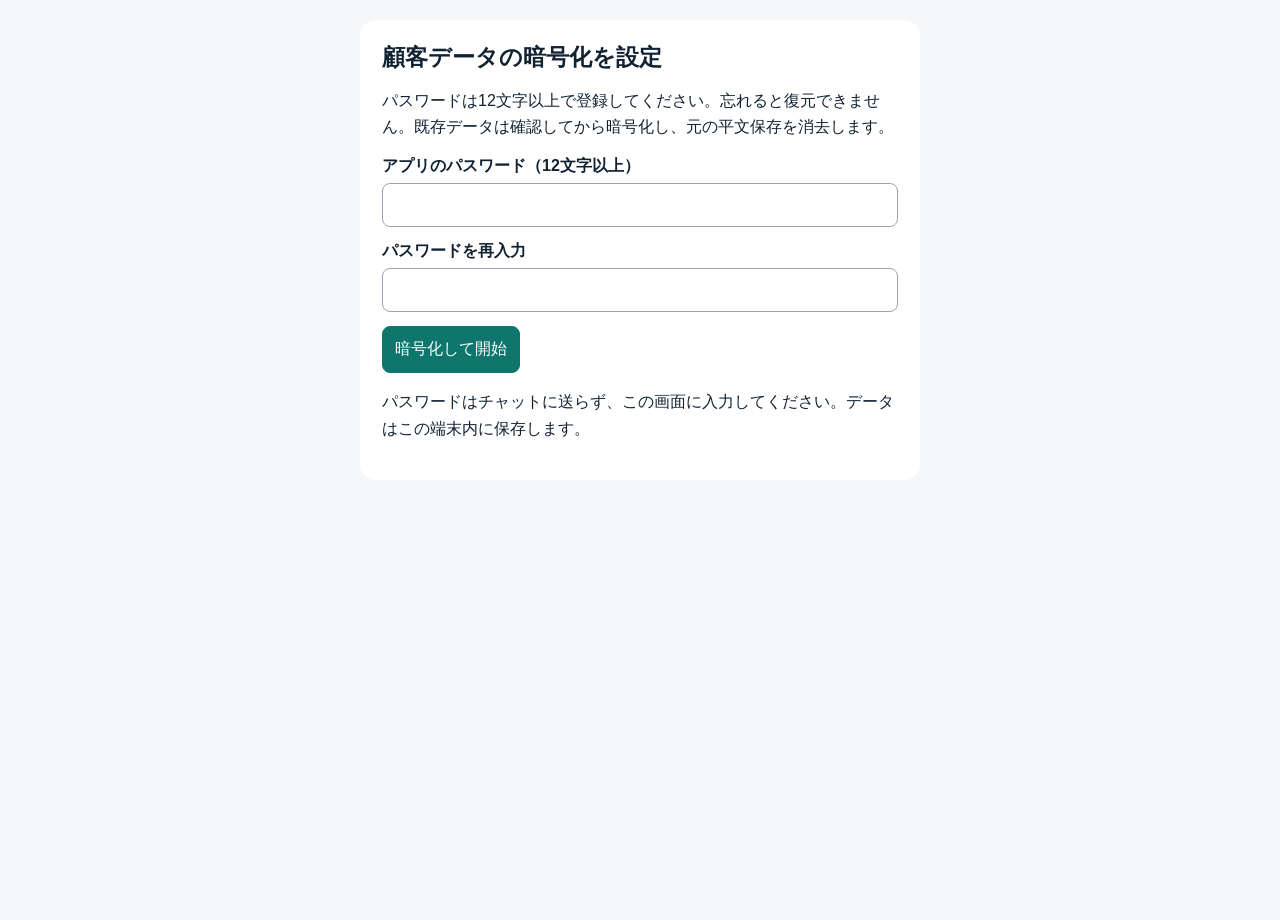
<file: index.html>
<!doctype html>
<html lang="ja">
<head>
  <meta charset="utf-8" />
  <!-- delivery-security-baseline-v1 -->
  <meta http-equiv="Content-Security-Policy" content="default-src 'none'; script-src 'self'; style-src 'self' 'unsafe-inline'; img-src 'self' data:; font-src 'self'; connect-src 'self'; worker-src 'self'; manifest-src 'self'; base-uri 'none'; object-src 'none'; form-action 'none'" />
  <meta name="referrer" content="no-referrer" />
  <meta name="viewport" content="width=device-width, initial-scale=1, viewport-fit=cover" />
  <meta name="theme-color" content="#0f766e" />
  <meta name="apple-mobile-web-app-capable" content="yes" />
  <meta name="apple-mobile-web-app-status-bar-style" content="default" />
  <meta name="apple-mobile-web-app-title" content="配達サポート" />
  <meta name="format-detection" content="telephone=no" />
  <title>定期配達サポート v0.2</title>
  <link rel="manifest" href="manifest.webmanifest" />
  <link rel="apple-touch-icon" href="apple-touch-icon.png" />
  <link rel="stylesheet" href="styles.css" />
  <link rel="stylesheet" href="vault.css" />
  <link rel="stylesheet" href="calendar.css" />
</head>
<body>
  <div id="installHint" class="install-hint" hidden>
    <div class="install-hint__body">
      <strong>iPhoneのホーム画面に追加できます</strong>
      <span>Safariの共有ボタン →「ホーム画面に追加」</span>
    </div>
    <button id="dismissInstallHint" class="install-hint__close" aria-label="閉じる">×</button>
  </div>
  <section id="vaultGate" class="vault-card" aria-label="アプリのロック">
    <h1 id="vaultHeading">顧客データの暗号化を設定</h1>
    <p id="vaultHelp"></p>
    <button id="vaultBio" type="button" data-vault-action hidden>生体認証で解除</button>
    <button id="vaultFallback" type="button" hidden>パスワードで解除</button>
    <form id="vaultForm">
      <label>アプリのパスワード（12文字以上）<input id="vaultPassword" type="password" autocomplete="off" maxlength="256" required /></label>
      <label id="vaultConfirmLabel">パスワードを再入力<input id="vaultConfirm" type="password" autocomplete="off" maxlength="256" /></label>
      <button id="vaultSubmit" type="submit" data-vault-action>暗号化して開始</button>
    </form>
    <p id="vaultMessage" role="status"></p>
    <p>パスワードはチャットに送らず、この画面に入力してください。データはこの端末内に保存します。</p>
    <button id="vaultReset" type="button" data-vault-action hidden>保存データを消してやり直す</button>
    <p id="vaultResetHelp" hidden>パスワードを忘れた場合に、この端末の顧客情報・配達記録・アプリの認証設定を消去して再設定します。元に戻せません。保存したバックアップファイルや他のアプリには触れません。</p>
  </section>
  <div id="vaultTools" hidden></div>
  <div id="app" class="app-shell" hidden>
    <header class="topbar">
      <div>
        <div class="eyebrow">定期配達サポート</div>
        <h1 id="screenTitle">今日の配達</h1>
      </div>
      <div id="topCount" class="count-badge">残り 0件</div>
    </header>


  <section id="vaultPanel" class="vault-card" hidden aria-label="保護とバックアップ">
    <h2>保護・バックアップ</h2>
    <p id="vaultStatus" role="status"></p>
    <details><summary>認証・ロック</summary>
    <button id="vaultLock" type="button">今すぐロック</button>
    <p id="passkeyState"></p>
    <p>2分間操作がないとロックします。別のアプリやタブへ移動した場合もロックします。ナビから戻ったら再解除してください。</p>
    <button id="passkeySetup" type="button" data-vault-action>パスキーを追加（対応端末）</button>
    <p>登録後は生体認証を優先し、使えない場合はパスワードで解除できます。Face ID・Touch ID・端末パスコードのどれを使うかは端末が決めます。登録が非対応・中止ならパスワード方式を維持します。先にバックアップを作成してください。</p>
    </details>
    <details><summary>バックアップ・復元</summary>
    <h3>暗号化バックアップを作成</h3>
    <form id="backupForm">
      <label>バックアップ専用パスワード（12文字以上）<input id="backupPassword" type="password" autocomplete="new-password" maxlength="256" required /></label>
      <label>再入力<input id="backupConfirm" type="password" autocomplete="new-password" maxlength="256" required /></label>
      <button type="submit" data-vault-action>暗号化してファイルを保存</button>
    </form>
    <p>バックアップは専用パスワードで復元できます。端末のパスキーは不要です。ファイルとパスワードを別々に保管してください。</p>
    <h3>バックアップから復元</h3>
    <form id="restoreForm">
      <label>暗号化ファイル<input id="restoreFile" type="file" accept=".json,application/json" required /></label>
      <label>バックアップ専用パスワード<input id="restorePassword" type="password" autocomplete="off" maxlength="256" required /></label>
      <button type="submit" data-vault-action>確認して復元</button>
    </form>
    <p>復元は現在の顧客データを置き換えます。先に現在のデータをバックアップしてください。新しい端末では、先にアプリの暗号化設定を行います。</p>
    </details>
    <p id="panelMessage" role="status"></p>
  </section>
    <main id="main" class="main"></main>


    <nav class="bottom-nav" aria-label="メインメニュー">
      <button class="nav-btn" data-screen="calendar" aria-label="カレンダー"><span class="nav-icon">▦</span><span>予定</span></button>
      <button class="nav-btn" data-screen="delivery" aria-label="配達">
        <span class="nav-icon">🚚</span><span>配達</span>
      </button>
      <button class="nav-btn" data-screen="check" aria-label="確認">
        <span class="nav-icon">✓</span><span>確認</span>
      </button>
      <button class="nav-btn" data-screen="settings" aria-label="設定">
        <span class="nav-icon">⚙</span><span>設定</span>
      </button>
    </nav>
  </div>

  <script src="security.js"></script>
  <script src="vault.js"></script>
  <script src="excel-import.js"></script>
  <script src="excel-ui.js"></script>
  <script src="calendar.js"></script>
  <script src="history.js"></script>
  <script src="app.js"></script>
</body>
</html>
</file>
<file: styles.css>
:root {
  --bg: #f5f7f8;
  --card: #ffffff;
  --text: #14212b;
  --muted: #667681;
  --line: #dde4e8;
  --primary: #0f766e;
  --primary-dark: #0b5f59;
  --warn: #a35a00;
  --danger: #b42318;
  --ok: #16794b;
  --shadow: 0 8px 24px rgba(15, 30, 40, .08);
}

* { box-sizing: border-box; }
html, body { margin: 0; padding: 0; background: var(--bg); color: var(--text); font-family: -apple-system, BlinkMacSystemFont, "Segoe UI", "Noto Sans JP", sans-serif; }
body { min-height: 100vh; }
button, input, textarea { font: inherit; }
button { cursor: pointer; }

.app-shell { max-width: 640px; min-height: 100vh; margin: 0 auto; background: var(--bg); padding-bottom: 88px; }
.topbar { position: sticky; top: 0; z-index: 20; display: flex; align-items: center; justify-content: space-between; gap: 12px; padding: 14px 16px 12px; background: rgba(245, 247, 248, .96); backdrop-filter: blur(10px); border-bottom: 1px solid var(--line); }
.eyebrow { font-size: 12px; color: var(--muted); font-weight: 700; letter-spacing: .04em; }
h1 { margin: 2px 0 0; font-size: 22px; line-height: 1.2; }
.count-badge { white-space: nowrap; background: #e5f4f2; color: var(--primary-dark); border-radius: 999px; padding: 8px 11px; font-weight: 800; font-size: 14px; }
.main { padding: 14px 14px 28px; }

.summary-card, .customer-card, .panel { background: var(--card); border: 1px solid var(--line); border-radius: 16px; box-shadow: var(--shadow); }
.summary-card { padding: 15px; margin-bottom: 12px; }
.summary-row { display: grid; grid-template-columns: repeat(3, 1fr); gap: 8px; }
.metric { text-align: center; padding: 10px 6px; background: #f7fafb; border-radius: 12px; }
.metric .num { display: block; font-size: 22px; font-weight: 900; }
.metric .label { font-size: 12px; color: var(--muted); }

.section-title { margin: 18px 2px 8px; font-size: 14px; color: var(--muted); font-weight: 800; }
.customer-list { display: grid; gap: 10px; }
.customer-card { width: 100%; text-align: left; padding: 14px; border-left: 5px solid transparent; }
.customer-card:active { transform: scale(.995); }
.customer-card.pending { border-left-color: #94a3ab; }
.customer-card.done { border-left-color: var(--ok); opacity: .9; }
.customer-card.absent { border-left-color: var(--warn); }
.customer-top { display: flex; justify-content: space-between; align-items: flex-start; gap: 12px; }
.area { font-size: 12px; color: var(--muted); font-weight: 800; margin-bottom: 2px; }
.name { font-size: 20px; font-weight: 900; }
.item-count { color: var(--muted); margin-top: 7px; font-size: 14px; }
.status-pill { flex: 0 0 auto; border-radius: 999px; padding: 6px 9px; font-size: 12px; font-weight: 900; }
.status-pending { background: #eef2f4; color: #52616b; }
.status-done { background: #e5f7ee; color: var(--ok); }
.status-absent { background: #fff3df; color: var(--warn); }

.detail-head { padding: 16px; margin-bottom: 12px; }
.detail-area { color: var(--muted); font-size: 13px; font-weight: 800; }
.detail-name { font-size: 26px; font-weight: 900; margin: 2px 0 4px; }
.address { font-size: 14px; color: var(--muted); line-height: 1.55; }
.big-number { margin-top: 10px; font-size: 18px; font-weight: 900; }

.panel { padding: 14px; margin-bottom: 12px; }
.panel h2 { font-size: 16px; margin: 0 0 10px; }
.item-row { display: flex; justify-content: space-between; gap: 12px; padding: 10px 0; border-top: 1px solid var(--line); }
.item-row:first-of-type { border-top: 0; }
.item-name { font-weight: 800; }
.item-qty { font-weight: 900; }

.recovery-row { display: grid; grid-template-columns: 1fr auto; gap: 12px; align-items: center; padding: 10px 0; border-top: 1px solid var(--line); }
.recovery-row:first-of-type { border-top: 0; }
.stepper { display: grid; grid-template-columns: 42px 46px 42px; gap: 4px; align-items: center; }
.stepper button { height: 42px; border: 1px solid var(--line); background: #f8fafb; border-radius: 10px; font-size: 22px; font-weight: 800; }
.stepper input { width: 46px; height: 42px; text-align: center; border: 1px solid var(--line); border-radius: 10px; font-weight: 900; background: #fff; }

.toggle-grid { display: grid; grid-template-columns: repeat(2, 1fr); gap: 8px; }
.toggle-btn { min-height: 48px; border: 1px solid var(--line); background: #f8fafb; border-radius: 12px; font-weight: 800; }
.toggle-btn.on { background: #e5f4f2; border-color: #8cc8c2; color: var(--primary-dark); }
textarea { width: 100%; min-height: 76px; resize: vertical; border: 1px solid var(--line); border-radius: 12px; padding: 11px; background: #fff; margin-top: 10px; }

.action-grid { position: sticky; bottom: 74px; display: grid; grid-template-columns: 1fr 1fr 1fr; gap: 8px; padding: 10px 0 4px; background: linear-gradient(to top, var(--bg) 75%, rgba(245,247,248,0)); }
.action-btn { min-height: 54px; border-radius: 13px; border: 1px solid var(--line); font-weight: 900; font-size: 15px; }
.action-secondary { background: #fff; }
.action-warn { background: #fff7e8; color: var(--warn); border-color: #f1c77b; }
.action-primary { background: var(--primary); color: #fff; border-color: var(--primary); }
.action-primary:active { background: var(--primary-dark); }

.check-list { display: grid; gap: 10px; }
.check-item { display: flex; align-items: center; justify-content: space-between; gap: 12px; padding: 13px 14px; border-radius: 13px; border: 1px solid var(--line); background: #fff; }
.check-item strong { font-size: 17px; }
.check-count { min-width: 36px; text-align: center; border-radius: 999px; padding: 5px 8px; background: #eef2f4; font-weight: 900; }
.warning-box { background: #fff7e8; border: 1px solid #f1c77b; color: #6f4700; padding: 12px 14px; border-radius: 12px; line-height: 1.5; }
.success-box { background: #eaf7f0; border: 1px solid #a9d8be; color: #145c3c; padding: 12px 14px; border-radius: 12px; line-height: 1.5; }
.link-btn { border: 0; background: transparent; color: var(--primary); font-weight: 800; padding: 8px 0; }
.reset-btn { width: 100%; margin-top: 18px; min-height: 46px; border: 1px solid var(--line); background: #fff; color: var(--muted); border-radius: 12px; font-weight: 800; }

.bottom-nav { position: fixed; left: 50%; transform: translateX(-50%); bottom: 0; z-index: 50; width: min(640px, 100%); display: grid; grid-template-columns: repeat(3, 1fr); padding: 7px 10px calc(7px + env(safe-area-inset-bottom)); background: rgba(255,255,255,.97); border-top: 1px solid var(--line); backdrop-filter: blur(12px); }
.nav-btn { border: 0; background: transparent; color: var(--muted); min-height: 58px; border-radius: 12px; display: flex; flex-direction: column; align-items: center; justify-content: center; gap: 2px; font-size: 12px; font-weight: 800; }
.nav-btn.active { color: var(--primary); background: #edf8f6; }
.nav-icon { font-size: 20px; line-height: 1; }

.empty { text-align: center; padding: 30px 16px; color: var(--muted); }
.small { font-size: 12px; color: var(--muted); }

@media (max-width: 390px) {
  .detail-name { font-size: 23px; }
  .name { font-size: 18px; }
  .action-btn { font-size: 14px; }
}


/* iPhone PWA install helper */
.install-hint {
  position: fixed;
  z-index: 1000;
  left: max(12px, env(safe-area-inset-left));
  right: max(12px, env(safe-area-inset-right));
  top: calc(10px + env(safe-area-inset-top));
  display: flex;
  align-items: center;
  gap: 12px;
  padding: 12px 14px;
  border-radius: 14px;
  background: rgba(17, 24, 39, 0.96);
  color: #fff;
  box-shadow: 0 8px 28px rgba(0,0,0,.22);
}
.install-hint[hidden] { display: none; }
.install-hint__body { display: grid; gap: 2px; font-size: 13px; line-height: 1.35; }
.install-hint__body strong { font-size: 14px; }
.install-hint__close {
  margin-left: auto;
  width: 36px;
  height: 36px;
  border: 0;
  border-radius: 50%;
  background: rgba(255,255,255,.14);
  color: #fff;
  font-size: 24px;
  line-height: 1;
}
@media (display-mode: standalone) { .install-hint { display: none !important; } }

/* Customer registration */
.customer-add { width:100%; margin:0 0 12px; }
.customer-form label { display:block; font-weight:800; margin:14px 0 6px; }
.customer-form label:first-child { margin-top:0; }
.customer-form input { width:100%; min-height:48px; border:1px solid var(--line); border-radius:12px; padding:11px; font-size:16px; background:#fff; color:var(--text); }
.customer-form textarea { margin-top:0; font-size:16px; color:var(--text); }
.customer-form input:focus, .customer-form textarea:focus { outline:2px solid var(--primary); outline-offset:2px; }
</file>
<file: vault.css>
[hidden] { display: none !important; }
.vault-card { max-width: 560px; margin: 20px auto; padding: 22px; background: white; border-radius: 16px; color: #123; }
.vault-card h1 { font-size: 23px; }
.vault-card p { line-height: 1.65; overflow-wrap: anywhere; }
.vault-card label { display: block; margin: 14px 0; font-weight: 600; }
.vault-card input { display: block; box-sizing: border-box; width: 100%; padding: 12px; margin-top: 6px; border: 1px solid #9ca3af; border-radius: 8px; font-size: 16px; }
.vault-card button, .vault-tools button { padding: 12px; border: 1px solid #0f766e; border-radius: 8px; background: #0f766e; color: white; font-size: 16px; cursor: pointer; }
.vault-card button:disabled { opacity: .6; }
.vault-tools { display: flex; flex-wrap: wrap; justify-content: center; align-items: center; gap: 8px; padding: 8px; }
#vaultMessage, #panelMessage { color: #9c3414; }

.bottom-nav { grid-template-columns: repeat(4, minmax(0,1fr)); }
#vaultPanel { margin: 16px 20px; }
#vaultFallback { margin: 8px 0 16px; background: white; color: #0f766e; }
.route-settings { background: white; padding: 18px; border-radius: 16px; }
.route-settings label { display: block; margin: 10px 0; }
.route-settings input:not([type=checkbox]), .route-settings select { width: 100%; padding: 10px; border: 1px solid #9ca3af; border-radius: 8px; font-size: 16px; box-sizing: border-box; }
.route-customer { display: grid; grid-template-columns: 24px minmax(0,1fr) 76px; gap: 8px; padding: 12px 0; border-bottom: 1px solid #ddd; align-items: center; }
.route-customer label { margin: 0; }
.route-customer small { display: block; color: #64748b; }
.route-customer input[type=checkbox] { width: 22px; height: 22px; }
.route-settings button { background: #0f766e; color: white; border: 0; padding: 14px; border-radius: 8px; font-size: 16px; margin-top: 14px; }

#vaultPanel summary { cursor: pointer; padding: 14px 0; font-weight: 700; }

.excel-settings {margin-bottom:20px;}
.excel-settings>details>summary {font-size:1.15rem;font-weight:700;cursor:pointer;}
.excel-columns {display:grid;grid-template-columns:repeat(2,minmax(0,1fr));gap:12px;}
.excel-columns label {min-width:0;}
.excel-columns select {width:100%;}
.excel-update {display:flex!important;gap:10px;align-items:flex-start;}
.excel-update input {width:24px!important;flex:0 0 24px;}
.excel-preview {max-height:420px;overflow:auto;border:1px solid #cbd5e1;border-radius:10px;padding:12px;margin:16px 0;}
.excel-preview article {border-bottom:1px solid #cbd5e1;padding:12px 0;overflow-wrap:anywhere;}
.excel-preview p {margin:8px 0;}
.excel-error {white-space:pre-wrap;color:#9a3412;overflow-wrap:anywhere;}
.excel-item-meta {display:block;color:#64748b;font-size:0.8rem;font-weight:400;}
@media(max-width:440px){.excel-columns{grid-template-columns:1fr;}}
</file>
<file: calendar.css>
.bottom-nav{grid-template-columns:repeat(4,minmax(0,1fr));}
.app-shell.calendar-shell{max-width:1100px;}
.calendar-shell .main{padding:10px 8px 24px;}
.calendar-view{background:#fff;border:1px solid var(--line);border-radius:12px;padding:12px 8px;}
.calendar-toolbar{display:flex;align-items:center;gap:8px;}
.calendar-toolbar h2{flex:1;margin:0;text-align:center;font-size:20px;}
.calendar-toolbar button,.calendar-switch button{border:1px solid var(--line);border-radius:8px;background:white;color:var(--primary);padding:10px 14px;min-height:44px;font-weight:700;}
.calendar-switch{display:flex;gap:6px;margin:12px 0;}
.calendar-switch button{flex:1;}
.calendar-switch button[aria-pressed=true]{background:var(--primary);color:#fff;}
.calendar-month{display:grid;grid-template-columns:26px repeat(7,minmax(0,1fr));}
.calendar-weekday{text-align:center;font-size:12px;padding:8px 0;color:var(--muted);}
.calendar-day{border:1px solid var(--line);background:#fff;color:var(--text);padding:6px 3px;text-align:left;min-width:0;min-height:92px;overflow:hidden;}
.calendar-day.outside{background:#f5f7f8;color:#89959e;}
.calendar-day.selected{box-shadow:inset 0 0 0 2px var(--primary);background:#effaf7;}
.calendar-date{display:flex;flex-wrap:wrap;align-items:center;gap:4px;font-weight:800;}
.calendar-date small{font-size:10px;font-weight:400;color:var(--muted);}
.calendar-day.today .calendar-date{color:var(--primary);text-decoration:underline;}
.calendar-events{display:block;margin-top:6px;}
.calendar-event{display:block;border-left:3px solid #4aa594;background:#e5f4f2;color:#075e57;border-radius:3px;margin:3px 0;padding:3px;font-size:11px;overflow-wrap:anywhere;line-height:1.3;}
.calendar-event small{display:block;color:#52616b;}
.calendar-week{position:relative;display:grid;grid-auto-flow:column;grid-auto-columns:calc((100% - 20px)/2);gap:8px;overflow-x:auto;overscroll-behavior-x:contain;scroll-snap-type:x mandatory;padding-bottom:12px;}
.calendar-week .calendar-day{display:flex;flex-direction:column;align-items:stretch;justify-content:flex-start;gap:12px;height:clamp(280px,48vh,420px);border-radius:8px;padding:12px;scroll-snap-align:start;}
.calendar-week .calendar-events{overflow-y:auto;margin-top:0;min-height:0;}
.calendar-swipe-hint{font-size:13px;color:var(--muted);text-align:center;margin:8px 0;}
.calendar-week .calendar-date{display:block;font-size:22px;}
.calendar-week .calendar-date small{display:block;}
.calendar-week .calendar-event{font-size:16px;}
.calendar-detail{margin-top:18px;border-top:1px solid var(--line);}
.calendar-detail h3{font-size:17px;}
.calendar-detail h4 small{display:block;font-weight:400;color:var(--muted);}
.calendar-detail ol{padding-left:28px;}
.calendar-detail li button{border:0;background:#f5f7f8;padding:12px;margin:4px 0;width:100%;text-align:left;border-radius:8px;}
.calendar-settings{margin:16px 0;}
@media(min-width:700px){.calendar-day{min-height:115px;padding:10px;}.calendar-event{font-size:14px;}}

.calendar-day.holiday .calendar-date{color:#a13d20;}
.calendar-date small.calendar-holiday{color:#a13d20;font-weight:700;}
.calendar-notice{background:#fff4dc;border-left:3px solid #bd8118;padding:10px;color:#704b10;font-size:14px;}

.calendar-range-week{display:inline-block;font-size:12px;color:var(--primary);white-space:nowrap;}

.calendar-week-column{display:flex;align-items:center;justify-content:center;background:#e5f4f2;color:var(--primary);font-size:15px;font-weight:800;border-bottom:1px solid var(--line);}
.calendar-week-column-heading{font-size:12px;border:0;}
.calendar-day.sunday,.calendar-day.holiday{background:#fff0f4;}
.calendar-day.sunday.outside,.calendar-day.holiday.outside{background:#faf1f4;}
.calendar-weekday.sunday{background:#fff0f4;}

.visit-history label,.visit-receipt label{display:block;margin:10px 0;}
.visit-history input,.visit-history select,.visit-receipt input{width:100%;min-height:44px;box-sizing:border-box;}
.visit-confirm{display:flex;align-items:center;gap:8px;margin:16px 0;}
.visit-confirm input{width:24px;height:24px;}
.visit-table-wrap{overflow-x:auto;}
.visit-table{border-collapse:collapse;width:100%;font-size:14px;}
.visit-table th,.visit-table td{padding:10px 6px;border-bottom:1px solid var(--line);text-align:left;}
.visit-table small{display:block;color:var(--muted);}
.visit-history details{border-top:1px solid var(--line);padding:12px 0;}

.calendar-day-note{margin-top:16px}.calendar-day-note summary{font-weight:700;cursor:pointer}.calendar-day-note textarea{width:100%;box-sizing:border-box}.calendar-note-event{background:#fff5cf;color:#654d00}
</file>
<file: cash/styles.css>
:root {
  --bg: #f5f7f8;
  --card: #ffffff;
  --text: #14212b;
  --muted: #667681;
  --line: #dde4e8;
  --primary: #0f766e;
  --primary-dark: #0b5f59;
  --warn: #a35a00;
  --danger: #b42318;
  --ok: #16794b;
  --shadow: 0 8px 24px rgba(15, 30, 40, .08);
}

* { box-sizing: border-box; }
html, body { margin: 0; padding: 0; background: var(--bg); color: var(--text); font-family: -apple-system, BlinkMacSystemFont, "Segoe UI", "Noto Sans JP", sans-serif; }
body { min-height: 100vh; }
button, input, textarea { font: inherit; }
button { cursor: pointer; }

.app-shell { max-width: 640px; min-height: 100vh; margin: 0 auto; background: var(--bg); padding-bottom: 88px; }
.topbar { position: sticky; top: 0; z-index: 20; display: flex; align-items: center; justify-content: space-between; gap: 12px; padding: 14px 16px 12px; background: rgba(245, 247, 248, .96); backdrop-filter: blur(10px); border-bottom: 1px solid var(--line); }
.eyebrow { font-size: 12px; color: var(--muted); font-weight: 700; letter-spacing: .04em; }
h1 { margin: 2px 0 0; font-size: 22px; line-height: 1.2; }
.count-badge { white-space: nowrap; background: #e5f4f2; color: var(--primary-dark); border-radius: 999px; padding: 8px 11px; font-weight: 800; font-size: 14px; }
.main { padding: 14px 14px 28px; }

.summary-card, .customer-card, .panel { background: var(--card); border: 1px solid var(--line); border-radius: 16px; box-shadow: var(--shadow); }
.summary-card { padding: 15px; margin-bottom: 12px; }
.summary-row { display: grid; grid-template-columns: repeat(3, 1fr); gap: 8px; }
.metric { text-align: center; padding: 10px 6px; background: #f7fafb; border-radius: 12px; }
.metric .num { display: block; font-size: 22px; font-weight: 900; }
.metric .label { font-size: 12px; color: var(--muted); }

.section-title { margin: 18px 2px 8px; font-size: 14px; color: var(--muted); font-weight: 800; }
.customer-list { display: grid; gap: 10px; }
.customer-card { width: 100%; text-align: left; padding: 14px; border-left: 5px solid transparent; }
.customer-card:active { transform: scale(.995); }
.customer-card.pending { border-left-color: #94a3ab; }
.customer-card.done { border-left-color: var(--ok); opacity: .9; }
.customer-card.absent { border-left-color: var(--warn); }
.customer-top { display: flex; justify-content: space-between; align-items: flex-start; gap: 12px; }
.area { font-size: 12px; color: var(--muted); font-weight: 800; margin-bottom: 2px; }
.name { font-size: 20px; font-weight: 900; }
.item-count { color: var(--muted); margin-top: 7px; font-size: 14px; }
.status-pill { flex: 0 0 auto; border-radius: 999px; padding: 6px 9px; font-size: 12px; font-weight: 900; }
.status-pending { background: #eef2f4; color: #52616b; }
.status-done { background: #e5f7ee; color: var(--ok); }
.status-absent { background: #fff3df; color: var(--warn); }

.detail-head { padding: 16px; margin-bottom: 12px; }
.detail-area { color: var(--muted); font-size: 13px; font-weight: 800; }
.detail-name { font-size: 26px; font-weight: 900; margin: 2px 0 4px; }
.address { font-size: 14px; color: var(--muted); line-height: 1.55; }
.big-number { margin-top: 10px; font-size: 18px; font-weight: 900; }

.panel { padding: 14px; margin-bottom: 12px; }
.panel h2 { font-size: 16px; margin: 0 0 10px; }
.item-row { display: flex; justify-content: space-between; gap: 12px; padding: 10px 0; border-top: 1px solid var(--line); }
.item-row:first-of-type { border-top: 0; }
.item-name { font-weight: 800; }
.item-qty { font-weight: 900; }

.recovery-row { display: grid; grid-template-columns: 1fr auto; gap: 12px; align-items: center; padding: 10px 0; border-top: 1px solid var(--line); }
.recovery-row:first-of-type { border-top: 0; }
.stepper { display: grid; grid-template-columns: 42px 46px 42px; gap: 4px; align-items: center; }
.stepper button { height: 42px; border: 1px solid var(--line); background: #f8fafb; border-radius: 10px; font-size: 22px; font-weight: 800; }
.stepper input { width: 46px; height: 42px; text-align: center; border: 1px solid var(--line); border-radius: 10px; font-weight: 900; background: #fff; }

.toggle-grid { display: grid; grid-template-columns: repeat(2, 1fr); gap: 8px; }
.toggle-btn { min-height: 48px; border: 1px solid var(--line); background: #f8fafb; border-radius: 12px; font-weight: 800; }
.toggle-btn.on { background: #e5f4f2; border-color: #8cc8c2; color: var(--primary-dark); }
textarea { width: 100%; min-height: 76px; resize: vertical; border: 1px solid var(--line); border-radius: 12px; padding: 11px; background: #fff; margin-top: 10px; }

.action-grid { position: sticky; bottom: 74px; display: grid; grid-template-columns: 1fr 1fr 1fr; gap: 8px; padding: 10px 0 4px; background: linear-gradient(to top, var(--bg) 75%, rgba(245,247,248,0)); }
.action-btn { min-height: 54px; border-radius: 13px; border: 1px solid var(--line); font-weight: 900; font-size: 15px; }
.action-secondary { background: #fff; }
.action-warn { background: #fff7e8; color: var(--warn); border-color: #f1c77b; }
.action-primary { background: var(--primary); color: #fff; border-color: var(--primary); }
.action-primary:active { background: var(--primary-dark); }

.check-list { display: grid; gap: 10px; }
.check-item { display: flex; align-items: center; justify-content: space-between; gap: 12px; padding: 13px 14px; border-radius: 13px; border: 1px solid var(--line); background: #fff; }
.check-item strong { font-size: 17px; }
.check-count { min-width: 36px; text-align: center; border-radius: 999px; padding: 5px 8px; background: #eef2f4; font-weight: 900; }
.warning-box { background: #fff7e8; border: 1px solid #f1c77b; color: #6f4700; padding: 12px 14px; border-radius: 12px; line-height: 1.5; }
.success-box { background: #eaf7f0; border: 1px solid #a9d8be; color: #145c3c; padding: 12px 14px; border-radius: 12px; line-height: 1.5; }
.link-btn { border: 0; background: transparent; color: var(--primary); font-weight: 800; padding: 8px 0; }
.reset-btn { width: 100%; margin-top: 18px; min-height: 46px; border: 1px solid var(--line); background: #fff; color: var(--muted); border-radius: 12px; font-weight: 800; }

.bottom-nav { position: fixed; left: 50%; transform: translateX(-50%); bottom: 0; z-index: 50; width: min(640px, 100%); display: grid; grid-template-columns: repeat(3, 1fr); padding: 7px 10px calc(7px + env(safe-area-inset-bottom)); background: rgba(255,255,255,.97); border-top: 1px solid var(--line); backdrop-filter: blur(12px); }
.nav-btn { border: 0; background: transparent; color: var(--muted); min-height: 58px; border-radius: 12px; display: flex; flex-direction: column; align-items: center; justify-content: center; gap: 2px; font-size: 12px; font-weight: 800; }
.nav-btn.active { color: var(--primary); background: #edf8f6; }
.nav-icon { font-size: 20px; line-height: 1; }

.empty { text-align: center; padding: 30px 16px; color: var(--muted); }
.small { font-size: 12px; color: var(--muted); }

@media (max-width: 390px) {
  .detail-name { font-size: 23px; }
  .name { font-size: 18px; }
  .action-btn { font-size: 14px; }
}


/* iPhone PWA install helper */
.install-hint {
  position: fixed;
  z-index: 1000;
  left: max(12px, env(safe-area-inset-left));
  right: max(12px, env(safe-area-inset-right));
  top: calc(10px + env(safe-area-inset-top));
  display: flex;
  align-items: center;
  gap: 12px;
  padding: 12px 14px;
  border-radius: 14px;
  background: rgba(17, 24, 39, 0.96);
  color: #fff;
  box-shadow: 0 8px 28px rgba(0,0,0,.22);
}
.install-hint[hidden] { display: none; }
.install-hint__body { display: grid; gap: 2px; font-size: 13px; line-height: 1.35; }
.install-hint__body strong { font-size: 14px; }
.install-hint__close {
  margin-left: auto;
  width: 36px;
  height: 36px;
  border: 0;
  border-radius: 50%;
  background: rgba(255,255,255,.14);
  color: #fff;
  font-size: 24px;
  line-height: 1;
}
@media (display-mode: standalone) { .install-hint { display: none !important; } }

/* Customer registration */
.customer-add { width:100%; margin:0 0 12px; }
.customer-form label { display:block; font-weight:800; margin:14px 0 6px; }
.customer-form label:first-child { margin-top:0; }
.customer-form input { width:100%; min-height:48px; border:1px solid var(--line); border-radius:12px; padding:11px; font-size:16px; background:#fff; color:var(--text); }
.customer-form textarea { margin-top:0; font-size:16px; color:var(--text); }
.customer-form input:focus, .customer-form textarea:focus { outline:2px solid var(--primary); outline-offset:2px; }
</file>
<file: cash/vault.css>
[hidden] { display: none !important; }
.vault-card { max-width: 560px; margin: 20px auto; padding: 22px; background: white; border-radius: 16px; color: #123; }
.vault-card h1 { font-size: 23px; }
.vault-card p { line-height: 1.65; overflow-wrap: anywhere; }
.vault-card label { display: block; margin: 14px 0; font-weight: 600; }
.vault-card input { display: block; box-sizing: border-box; width: 100%; padding: 12px; margin-top: 6px; border: 1px solid #9ca3af; border-radius: 8px; font-size: 16px; }
.vault-card button, .vault-tools button { padding: 12px; border: 1px solid #0f766e; border-radius: 8px; background: #0f766e; color: white; font-size: 16px; cursor: pointer; }
.vault-card button:disabled { opacity: .6; }
.vault-tools { display: flex; flex-wrap: wrap; justify-content: center; align-items: center; gap: 8px; padding: 8px; }
#vaultMessage, #panelMessage { color: #9c3414; }

.bottom-nav { grid-template-columns: repeat(4, minmax(0,1fr)); }
#vaultPanel { margin: 16px 20px; }
#vaultFallback { margin: 8px 0 16px; background: white; color: #0f766e; }
.route-settings { background: white; padding: 18px; border-radius: 16px; }
.route-settings label { display: block; margin: 10px 0; }
.route-settings input:not([type=checkbox]), .route-settings select { width: 100%; padding: 10px; border: 1px solid #9ca3af; border-radius: 8px; font-size: 16px; box-sizing: border-box; }
.route-customer { display: grid; grid-template-columns: 24px minmax(0,1fr) 76px; gap: 8px; padding: 12px 0; border-bottom: 1px solid #ddd; align-items: center; }
.route-customer label { margin: 0; }
.route-customer small { display: block; color: #64748b; }
.route-customer input[type=checkbox] { width: 22px; height: 22px; }
.route-settings button { background: #0f766e; color: white; border: 0; padding: 14px; border-radius: 8px; font-size: 16px; margin-top: 14px; }

#vaultPanel summary { cursor: pointer; padding: 14px 0; font-weight: 700; }

.excel-settings {margin-bottom:20px;}
.excel-settings>details>summary {font-size:1.15rem;font-weight:700;cursor:pointer;}
.excel-columns {display:grid;grid-template-columns:repeat(2,minmax(0,1fr));gap:12px;}
.excel-columns label {min-width:0;}
.excel-columns select {width:100%;}
.excel-update {display:flex!important;gap:10px;align-items:flex-start;}
.excel-update input {width:24px!important;flex:0 0 24px;}
.excel-preview {max-height:420px;overflow:auto;border:1px solid #cbd5e1;border-radius:10px;padding:12px;margin:16px 0;}
.excel-preview article {border-bottom:1px solid #cbd5e1;padding:12px 0;overflow-wrap:anywhere;}
.excel-preview p {margin:8px 0;}
.excel-error {white-space:pre-wrap;color:#9a3412;overflow-wrap:anywhere;}
.excel-item-meta {display:block;color:#64748b;font-size:0.8rem;font-weight:400;}
@media(max-width:440px){.excel-columns{grid-template-columns:1fr;}}
</file>
<file: cash/calendar.css>
.bottom-nav{grid-template-columns:repeat(4,minmax(0,1fr));}
.app-shell.calendar-shell{max-width:1100px;}
.calendar-shell .main{padding:10px 8px 24px;}
.calendar-view{background:#fff;border:1px solid var(--line);border-radius:12px;padding:12px 8px;}
.calendar-toolbar{display:flex;align-items:center;gap:8px;}
.calendar-toolbar h2{flex:1;margin:0;text-align:center;font-size:20px;}
.calendar-toolbar button,.calendar-switch button{border:1px solid var(--line);border-radius:8px;background:white;color:var(--primary);padding:10px 14px;min-height:44px;font-weight:700;}
.calendar-switch{display:flex;gap:6px;margin:12px 0;}
.calendar-switch button{flex:1;}
.calendar-switch button[aria-pressed=true]{background:var(--primary);color:#fff;}
.calendar-month{display:grid;grid-template-columns:26px repeat(7,minmax(0,1fr));}
.calendar-weekday{text-align:center;font-size:12px;padding:8px 0;color:var(--muted);}
.calendar-day{border:1px solid var(--line);background:#fff;color:var(--text);padding:6px 3px;text-align:left;min-width:0;min-height:92px;overflow:hidden;}
.calendar-day.outside{background:#f5f7f8;color:#89959e;}
.calendar-day.selected{box-shadow:inset 0 0 0 2px var(--primary);background:#effaf7;}
.calendar-date{display:flex;flex-wrap:wrap;align-items:center;gap:4px;font-weight:800;}
.calendar-date small{font-size:10px;font-weight:400;color:var(--muted);}
.calendar-day.today .calendar-date{color:var(--primary);text-decoration:underline;}
.calendar-events{display:block;margin-top:6px;}
.calendar-event{display:block;border-left:3px solid #4aa594;background:#e5f4f2;color:#075e57;border-radius:3px;margin:3px 0;padding:3px;font-size:11px;overflow-wrap:anywhere;line-height:1.3;}
.calendar-event small{display:block;color:#52616b;}
.calendar-week{position:relative;display:grid;grid-auto-flow:column;grid-auto-columns:calc((100% - 20px)/2);gap:8px;overflow-x:auto;overscroll-behavior-x:contain;scroll-snap-type:x mandatory;padding-bottom:12px;}
.calendar-week .calendar-day{display:flex;flex-direction:column;align-items:stretch;justify-content:flex-start;gap:12px;height:clamp(280px,48vh,420px);border-radius:8px;padding:12px;scroll-snap-align:start;}
.calendar-week .calendar-events{overflow-y:auto;margin-top:0;min-height:0;}
.calendar-swipe-hint{font-size:13px;color:var(--muted);text-align:center;margin:8px 0;}
.calendar-week .calendar-date{display:block;font-size:22px;}
.calendar-week .calendar-date small{display:block;}
.calendar-week .calendar-event{font-size:16px;}
.calendar-detail{margin-top:18px;border-top:1px solid var(--line);}
.calendar-detail h3{font-size:17px;}
.calendar-detail h4 small{display:block;font-weight:400;color:var(--muted);}
.calendar-detail ol{padding-left:28px;}
.calendar-detail li button{border:0;background:#f5f7f8;padding:12px;margin:4px 0;width:100%;text-align:left;border-radius:8px;}
.calendar-settings{margin:16px 0;}
@media(min-width:700px){.calendar-day{min-height:115px;padding:10px;}.calendar-event{font-size:14px;}}

.calendar-day.holiday .calendar-date{color:#a13d20;}
.calendar-date small.calendar-holiday{color:#a13d20;font-weight:700;}
.calendar-notice{background:#fff4dc;border-left:3px solid #bd8118;padding:10px;color:#704b10;font-size:14px;}

.calendar-range-week{display:inline-block;font-size:12px;color:var(--primary);white-space:nowrap;}

.calendar-week-column{display:flex;align-items:center;justify-content:center;background:#e5f4f2;color:var(--primary);font-size:15px;font-weight:800;border-bottom:1px solid var(--line);}
.calendar-week-column-heading{font-size:12px;border:0;}
.calendar-day.sunday,.calendar-day.holiday{background:#fff0f4;}
.calendar-day.sunday.outside,.calendar-day.holiday.outside{background:#faf1f4;}
.calendar-weekday.sunday{background:#fff0f4;}

.visit-history label,.visit-receipt label{display:block;margin:10px 0;}
.visit-history input,.visit-history select,.visit-receipt input{width:100%;min-height:44px;box-sizing:border-box;}
.visit-confirm{display:flex;align-items:center;gap:8px;margin:16px 0;}
.visit-confirm input{width:24px;height:24px;}
.visit-table-wrap{overflow-x:auto;}
.visit-table{border-collapse:collapse;width:100%;font-size:14px;}
.visit-table th,.visit-table td{padding:10px 6px;border-bottom:1px solid var(--line);text-align:left;}
.visit-table small{display:block;color:var(--muted);}
.visit-history details{border-top:1px solid var(--line);padding:12px 0;}

.calendar-day-note{margin-top:16px}.calendar-day-note summary{font-weight:700;cursor:pointer}.calendar-day-note textarea{width:100%;box-sizing:border-box}.calendar-note-event{background:#fff5cf;color:#654d00}
.cash-panel input{font-size:24px;min-height:54px;width:100%;box-sizing:border-box}.cash-panel button{font-size:20px;min-height:52px;margin-top:10px;width:100%}.cash-panel summary{font-size:18px;min-height:44px;padding:8px 0;cursor:pointer}.cash-totals{display:grid;grid-template-columns:1fr auto;gap:12px;font-size:18px}.cash-totals dd{margin:0;font-size:23px;font-weight:700}.cash-panel label{display:block;margin:12px 0}.cash-panel #cashMessage{font-weight:700;color:#0f766e}
</file>
<file: routes/styles.css>
:root {
  --bg: #f5f7f8;
  --card: #ffffff;
  --text: #14212b;
  --muted: #667681;
  --line: #dde4e8;
  --primary: #0f766e;
  --primary-dark: #0b5f59;
  --warn: #a35a00;
  --danger: #b42318;
  --ok: #16794b;
  --shadow: 0 8px 24px rgba(15, 30, 40, .08);
}

* { box-sizing: border-box; }
html, body { margin: 0; padding: 0; background: var(--bg); color: var(--text); font-family: -apple-system, BlinkMacSystemFont, "Segoe UI", "Noto Sans JP", sans-serif; }
body { min-height: 100vh; }
button, input, textarea { font: inherit; }
button { cursor: pointer; }

.app-shell { max-width: 640px; min-height: 100vh; margin: 0 auto; background: var(--bg); padding-bottom: 88px; }
.topbar { position: sticky; top: 0; z-index: 20; display: flex; align-items: center; justify-content: space-between; gap: 12px; padding: 14px 16px 12px; background: rgba(245, 247, 248, .96); backdrop-filter: blur(10px); border-bottom: 1px solid var(--line); }
.eyebrow { font-size: 12px; color: var(--muted); font-weight: 700; letter-spacing: .04em; }
h1 { margin: 2px 0 0; font-size: 22px; line-height: 1.2; }
.count-badge { white-space: nowrap; background: #e5f4f2; color: var(--primary-dark); border-radius: 999px; padding: 8px 11px; font-weight: 800; font-size: 14px; }
.main { padding: 14px 14px 28px; }

.summary-card, .customer-card, .panel { background: var(--card); border: 1px solid var(--line); border-radius: 16px; box-shadow: var(--shadow); }
.summary-card { padding: 15px; margin-bottom: 12px; }
.summary-row { display: grid; grid-template-columns: repeat(3, 1fr); gap: 8px; }
.metric { text-align: center; padding: 10px 6px; background: #f7fafb; border-radius: 12px; }
.metric .num { display: block; font-size: 22px; font-weight: 900; }
.metric .label { font-size: 12px; color: var(--muted); }

.section-title { margin: 18px 2px 8px; font-size: 14px; color: var(--muted); font-weight: 800; }
.customer-list { display: grid; gap: 10px; }
.customer-card { width: 100%; text-align: left; padding: 14px; border-left: 5px solid transparent; }
.customer-card:active { transform: scale(.995); }
.customer-card.pending { border-left-color: #94a3ab; }
.customer-card.done { border-left-color: var(--ok); opacity: .9; }
.customer-card.absent { border-left-color: var(--warn); }
.customer-top { display: flex; justify-content: space-between; align-items: flex-start; gap: 12px; }
.area { font-size: 12px; color: var(--muted); font-weight: 800; margin-bottom: 2px; }
.name { font-size: 20px; font-weight: 900; }
.item-count { color: var(--muted); margin-top: 7px; font-size: 14px; }
.status-pill { flex: 0 0 auto; border-radius: 999px; padding: 6px 9px; font-size: 12px; font-weight: 900; }
.status-pending { background: #eef2f4; color: #52616b; }
.status-done { background: #e5f7ee; color: var(--ok); }
.status-absent { background: #fff3df; color: var(--warn); }

.detail-head { padding: 16px; margin-bottom: 12px; }
.detail-area { color: var(--muted); font-size: 13px; font-weight: 800; }
.detail-name { font-size: 26px; font-weight: 900; margin: 2px 0 4px; }
.address { font-size: 14px; color: var(--muted); line-height: 1.55; }
.big-number { margin-top: 10px; font-size: 18px; font-weight: 900; }

.panel { padding: 14px; margin-bottom: 12px; }
.panel h2 { font-size: 16px; margin: 0 0 10px; }
.item-row { display: flex; justify-content: space-between; gap: 12px; padding: 10px 0; border-top: 1px solid var(--line); }
.item-row:first-of-type { border-top: 0; }
.item-name { font-weight: 800; }
.item-qty { font-weight: 900; }

.recovery-row { display: grid; grid-template-columns: 1fr auto; gap: 12px; align-items: center; padding: 10px 0; border-top: 1px solid var(--line); }
.recovery-row:first-of-type { border-top: 0; }
.stepper { display: grid; grid-template-columns: 42px 46px 42px; gap: 4px; align-items: center; }
.stepper button { height: 42px; border: 1px solid var(--line); background: #f8fafb; border-radius: 10px; font-size: 22px; font-weight: 800; }
.stepper input { width: 46px; height: 42px; text-align: center; border: 1px solid var(--line); border-radius: 10px; font-weight: 900; background: #fff; }

.toggle-grid { display: grid; grid-template-columns: repeat(2, 1fr); gap: 8px; }
.toggle-btn { min-height: 48px; border: 1px solid var(--line); background: #f8fafb; border-radius: 12px; font-weight: 800; }
.toggle-btn.on { background: #e5f4f2; border-color: #8cc8c2; color: var(--primary-dark); }
textarea { width: 100%; min-height: 76px; resize: vertical; border: 1px solid var(--line); border-radius: 12px; padding: 11px; background: #fff; margin-top: 10px; }

.action-grid { position: sticky; bottom: 74px; display: grid; grid-template-columns: 1fr 1fr 1fr; gap: 8px; padding: 10px 0 4px; background: linear-gradient(to top, var(--bg) 75%, rgba(245,247,248,0)); }
.action-btn { min-height: 54px; border-radius: 13px; border: 1px solid var(--line); font-weight: 900; font-size: 15px; }
.action-secondary { background: #fff; }
.action-warn { background: #fff7e8; color: var(--warn); border-color: #f1c77b; }
.action-primary { background: var(--primary); color: #fff; border-color: var(--primary); }
.action-primary:active { background: var(--primary-dark); }

.check-list { display: grid; gap: 10px; }
.check-item { display: flex; align-items: center; justify-content: space-between; gap: 12px; padding: 13px 14px; border-radius: 13px; border: 1px solid var(--line); background: #fff; }
.check-item strong { font-size: 17px; }
.check-count { min-width: 36px; text-align: center; border-radius: 999px; padding: 5px 8px; background: #eef2f4; font-weight: 900; }
.warning-box { background: #fff7e8; border: 1px solid #f1c77b; color: #6f4700; padding: 12px 14px; border-radius: 12px; line-height: 1.5; }
.success-box { background: #eaf7f0; border: 1px solid #a9d8be; color: #145c3c; padding: 12px 14px; border-radius: 12px; line-height: 1.5; }
.link-btn { border: 0; background: transparent; color: var(--primary); font-weight: 800; padding: 8px 0; }
.reset-btn { width: 100%; margin-top: 18px; min-height: 46px; border: 1px solid var(--line); background: #fff; color: var(--muted); border-radius: 12px; font-weight: 800; }

.bottom-nav { position: fixed; left: 50%; transform: translateX(-50%); bottom: 0; z-index: 50; width: min(640px, 100%); display: grid; grid-template-columns: repeat(3, 1fr); padding: 7px 10px calc(7px + env(safe-area-inset-bottom)); background: rgba(255,255,255,.97); border-top: 1px solid var(--line); backdrop-filter: blur(12px); }
.nav-btn { border: 0; background: transparent; color: var(--muted); min-height: 58px; border-radius: 12px; display: flex; flex-direction: column; align-items: center; justify-content: center; gap: 2px; font-size: 12px; font-weight: 800; }
.nav-btn.active { color: var(--primary); background: #edf8f6; }
.nav-icon { font-size: 20px; line-height: 1; }

.empty { text-align: center; padding: 30px 16px; color: var(--muted); }
.small { font-size: 12px; color: var(--muted); }

@media (max-width: 390px) {
  .detail-name { font-size: 23px; }
  .name { font-size: 18px; }
  .action-btn { font-size: 14px; }
}


/* iPhone PWA install helper */
.install-hint {
  position: fixed;
  z-index: 1000;
  left: max(12px, env(safe-area-inset-left));
  right: max(12px, env(safe-area-inset-right));
  top: calc(10px + env(safe-area-inset-top));
  display: flex;
  align-items: center;
  gap: 12px;
  padding: 12px 14px;
  border-radius: 14px;
  background: rgba(17, 24, 39, 0.96);
  color: #fff;
  box-shadow: 0 8px 28px rgba(0,0,0,.22);
}
.install-hint[hidden] { display: none; }
.install-hint__body { display: grid; gap: 2px; font-size: 13px; line-height: 1.35; }
.install-hint__body strong { font-size: 14px; }
.install-hint__close {
  margin-left: auto;
  width: 36px;
  height: 36px;
  border: 0;
  border-radius: 50%;
  background: rgba(255,255,255,.14);
  color: #fff;
  font-size: 24px;
  line-height: 1;
}
@media (display-mode: standalone) { .install-hint { display: none !important; } }

/* Customer registration */
.customer-add { width:100%; margin:0 0 12px; }
.customer-form label { display:block; font-weight:800; margin:14px 0 6px; }
.customer-form label:first-child { margin-top:0; }
.customer-form input { width:100%; min-height:48px; border:1px solid var(--line); border-radius:12px; padding:11px; font-size:16px; background:#fff; color:var(--text); }
.customer-form textarea { margin-top:0; font-size:16px; color:var(--text); }
.customer-form input:focus, .customer-form textarea:focus { outline:2px solid var(--primary); outline-offset:2px; }
</file>
<file: routes/vault.css>
[hidden] { display: none !important; }
.vault-card { max-width: 560px; margin: 20px auto; padding: 22px; background: white; border-radius: 16px; color: #123; }
.vault-card h1 { font-size: 23px; }
.vault-card p { line-height: 1.65; overflow-wrap: anywhere; }
.vault-card label { display: block; margin: 14px 0; font-weight: 600; }
.vault-card input { display: block; box-sizing: border-box; width: 100%; padding: 12px; margin-top: 6px; border: 1px solid #9ca3af; border-radius: 8px; font-size: 16px; }
.vault-card button, .vault-tools button { padding: 12px; border: 1px solid #0f766e; border-radius: 8px; background: #0f766e; color: white; font-size: 16px; cursor: pointer; }
.vault-card button:disabled { opacity: .6; }
.vault-tools { display: flex; flex-wrap: wrap; justify-content: center; align-items: center; gap: 8px; padding: 8px; }
#vaultMessage, #panelMessage { color: #9c3414; }

.bottom-nav { grid-template-columns: repeat(4, minmax(0,1fr)); }
#vaultPanel { margin: 16px 20px; }
#vaultFallback { margin: 8px 0 16px; background: white; color: #0f766e; }
.route-settings { background: white; padding: 18px; border-radius: 16px; }
.route-settings label { display: block; margin: 10px 0; }
.route-settings input:not([type=checkbox]), .route-settings select { width: 100%; padding: 10px; border: 1px solid #9ca3af; border-radius: 8px; font-size: 16px; box-sizing: border-box; }
.route-customer { display: grid; grid-template-columns: 24px minmax(0,1fr) 76px; gap: 8px; padding: 12px 0; border-bottom: 1px solid #ddd; align-items: center; }
.route-customer label { margin: 0; }
.route-customer small { display: block; color: #64748b; }
.route-customer input[type=checkbox] { width: 22px; height: 22px; }
.route-settings button { background: #0f766e; color: white; border: 0; padding: 14px; border-radius: 8px; font-size: 16px; margin-top: 14px; }

#vaultPanel summary { cursor: pointer; padding: 14px 0; font-weight: 700; }

.excel-settings {margin-bottom:20px;}
.excel-settings>details>summary {font-size:1.15rem;font-weight:700;cursor:pointer;}
.excel-columns {display:grid;grid-template-columns:repeat(2,minmax(0,1fr));gap:12px;}
.excel-columns label {min-width:0;}
.excel-columns select {width:100%;}
.excel-update {display:flex!important;gap:10px;align-items:flex-start;}
.excel-update input {width:24px!important;flex:0 0 24px;}
.excel-preview {max-height:420px;overflow:auto;border:1px solid #cbd5e1;border-radius:10px;padding:12px;margin:16px 0;}
.excel-preview article {border-bottom:1px solid #cbd5e1;padding:12px 0;overflow-wrap:anywhere;}
.excel-preview p {margin:8px 0;}
.excel-error {white-space:pre-wrap;color:#9a3412;overflow-wrap:anywhere;}
.excel-item-meta {display:block;color:#64748b;font-size:0.8rem;font-weight:400;}
@media(max-width:440px){.excel-columns{grid-template-columns:1fr;}}

/* Selection rows and order rows have different column structures. */
.route-customer{grid-template-columns:24px minmax(0,1fr)}
.route-customer[data-route-order-row]{grid-template-columns:minmax(0,1fr) 80px}
.route-customer[hidden]{display:none}
.route-customer label{min-width:0;overflow-wrap:anywhere;line-height:1.5}
.route-customer[data-route-order-row] input{min-height:48px;text-align:center;font-size:18px}
</file>
<file: routes/calendar.css>
.bottom-nav{grid-template-columns:repeat(4,minmax(0,1fr));}
.app-shell.calendar-shell{max-width:1100px;}
.calendar-shell .main{padding:10px 8px 24px;}
.calendar-view{background:#fff;border:1px solid var(--line);border-radius:12px;padding:12px 8px;}
.calendar-toolbar{display:flex;align-items:center;gap:8px;}
.calendar-toolbar h2{flex:1;margin:0;text-align:center;font-size:20px;}
.calendar-toolbar button,.calendar-switch button{border:1px solid var(--line);border-radius:8px;background:white;color:var(--primary);padding:10px 14px;min-height:44px;font-weight:700;}
.calendar-switch{display:flex;gap:6px;margin:12px 0;}
.calendar-switch button{flex:1;}
.calendar-switch button[aria-pressed=true]{background:var(--primary);color:#fff;}
.calendar-month{display:grid;grid-template-columns:26px repeat(7,minmax(0,1fr));}
.calendar-weekday{text-align:center;font-size:12px;padding:8px 0;color:var(--muted);}
.calendar-day{border:1px solid var(--line);background:#fff;color:var(--text);padding:6px 3px;text-align:left;min-width:0;min-height:92px;overflow:hidden;}
.calendar-day.outside{background:#f5f7f8;color:#89959e;}
.calendar-day.selected{box-shadow:inset 0 0 0 2px var(--primary);background:#effaf7;}
.calendar-date{display:flex;flex-wrap:wrap;align-items:center;gap:4px;font-weight:800;}
.calendar-date small{font-size:10px;font-weight:400;color:var(--muted);}
.calendar-day.today .calendar-date{color:var(--primary);text-decoration:underline;}
.calendar-events{display:block;margin-top:6px;}
.calendar-event{display:block;border-left:3px solid #4aa594;background:#e5f4f2;color:#075e57;border-radius:3px;margin:3px 0;padding:3px;font-size:11px;overflow-wrap:anywhere;line-height:1.3;}
.calendar-event small{display:block;color:#52616b;}
.calendar-week{position:relative;display:grid;grid-auto-flow:column;grid-auto-columns:calc((100% - 20px)/2);gap:8px;overflow-x:auto;overscroll-behavior-x:contain;scroll-snap-type:x mandatory;padding-bottom:12px;}
.calendar-week .calendar-day{display:flex;flex-direction:column;align-items:stretch;justify-content:flex-start;gap:12px;height:clamp(280px,48vh,420px);border-radius:8px;padding:12px;scroll-snap-align:start;}
.calendar-week .calendar-events{overflow-y:auto;margin-top:0;min-height:0;}
.calendar-swipe-hint{font-size:13px;color:var(--muted);text-align:center;margin:8px 0;}
.calendar-week .calendar-date{display:block;font-size:22px;}
.calendar-week .calendar-date small{display:block;}
.calendar-week .calendar-event{font-size:16px;}
.calendar-detail{margin-top:18px;border-top:1px solid var(--line);}
.calendar-detail h3{font-size:17px;}
.calendar-detail h4 small{display:block;font-weight:400;color:var(--muted);}
.calendar-detail ol{padding-left:28px;}
.calendar-detail li button{border:0;background:#f5f7f8;padding:12px;margin:4px 0;width:100%;text-align:left;border-radius:8px;}
.calendar-settings{margin:16px 0;}
@media(min-width:700px){.calendar-day{min-height:115px;padding:10px;}.calendar-event{font-size:14px;}}

.calendar-day.holiday .calendar-date{color:#a13d20;}
.calendar-date small.calendar-holiday{color:#a13d20;font-weight:700;}
.calendar-notice{background:#fff4dc;border-left:3px solid #bd8118;padding:10px;color:#704b10;font-size:14px;}

.calendar-range-week{display:inline-block;font-size:12px;color:var(--primary);white-space:nowrap;}

.calendar-week-column{display:flex;align-items:center;justify-content:center;background:#e5f4f2;color:var(--primary);font-size:15px;font-weight:800;border-bottom:1px solid var(--line);}
.calendar-week-column-heading{font-size:12px;border:0;}
.calendar-day.sunday,.calendar-day.holiday{background:#fff0f4;}
.calendar-day.sunday.outside,.calendar-day.holiday.outside{background:#faf1f4;}
.calendar-weekday.sunday{background:#fff0f4;}

.visit-history label,.visit-receipt label{display:block;margin:10px 0;}
.visit-history input,.visit-history select,.visit-receipt input{width:100%;min-height:44px;box-sizing:border-box;}
.visit-confirm{display:flex;align-items:center;gap:8px;margin:16px 0;}
.visit-confirm input{width:24px;height:24px;}
.visit-table-wrap{overflow-x:auto;}
.visit-table{border-collapse:collapse;width:100%;font-size:14px;}
.visit-table th,.visit-table td{padding:10px 6px;border-bottom:1px solid var(--line);text-align:left;}
.visit-table small{display:block;color:var(--muted);}
.visit-history details{border-top:1px solid var(--line);padding:12px 0;}

.calendar-day-note{margin-top:16px}.calendar-day-note summary{font-weight:700;cursor:pointer}.calendar-day-note textarea{width:100%;box-sizing:border-box}.calendar-note-event{background:#fff5cf;color:#654d00}
.cash-panel input{font-size:24px;min-height:54px;width:100%;box-sizing:border-box}.cash-panel button{font-size:20px;min-height:52px;margin-top:10px;width:100%}.cash-panel summary{font-size:18px;min-height:44px;padding:8px 0;cursor:pointer}.cash-totals{display:grid;grid-template-columns:1fr auto;gap:12px;font-size:18px}.cash-totals dd{margin:0;font-size:23px;font-weight:700}.cash-panel label{display:block;margin:12px 0}.cash-panel #cashMessage{font-weight:700;color:#0f766e}
.contract-fields {margin:20px 0;padding:14px;border:1px solid #ccd8dc;border-radius:12px;}
.contract-fields legend {font-weight:700;font-size:20px;}
.contract-fields label {display:block;margin:12px 0;}
.contract-fields input,.contract-fields select {display:block;width:100%;min-height:48px;font-size:20px;padding:10px;box-sizing:border-box;}
.contract-fields button,.cash-panel button {min-height:48px;font-size:18px;}
.contract-fields [data-contract-item] {margin-bottom:14px;border:1px solid #ccd8dc;border-radius:10px;}
.cash-button-amount {display:block;white-space:nowrap;font-size:16px;}

.excel-file-picker{display:block!important;position:relative;background:#0f766e;color:white;border-radius:12px;padding:16px!important;text-align:center;font-size:20px;font-weight:700;cursor:pointer}.excel-file-picker input[type=file]{position:absolute;inset:0;width:100%;height:100%;margin:0!important;opacity:0;cursor:pointer}.excel-file-picker:focus-within{outline:3px solid #334155;outline-offset:3px}.excel-file-status{background:#edf8f6;border:2px solid #0f766e;border-radius:12px;padding:16px;margin:12px 0}.excel-file-status h3{margin:0 0 10px}.excel-file-name{overflow-wrap:anywhere;font-weight:700}.excel-read-count{font-size:24px;font-weight:700}.excel-stage{display:inline-block;padding:6px 12px;border-radius:8px;background:#fff1cf;color:#614600}.excel-settings .excel-preview{max-height:340px;overflow-y:auto;overscroll-behavior:contain;border:1px solid #ccd8dc;border-radius:10px;padding:10px}.excel-settings #excelCommit,.excel-settings #excelViewImported{display:block;width:100%;min-height:54px;font-size:20px;margin:14px 0}.excel-advanced{margin:18px 0}

#excelChooseSaved:disabled{background:#e3e8eb;color:#5a6770;border-color:#c9d1d6;cursor:default}
</file>
<file: routes/vendor/leaflet.css>
/* required styles */

.leaflet-pane,
.leaflet-tile,
.leaflet-marker-icon,
.leaflet-marker-shadow,
.leaflet-tile-container,
.leaflet-pane > svg,
.leaflet-pane > canvas,
.leaflet-zoom-box,
.leaflet-image-layer,
.leaflet-layer {
	position: absolute;
	left: 0;
	top: 0;
	}
.leaflet-container {
	overflow: hidden;
	}
.leaflet-tile,
.leaflet-marker-icon,
.leaflet-marker-shadow {
	-webkit-user-select: none;
	   -moz-user-select: none;
	        user-select: none;
	  -webkit-user-drag: none;
	}
/* Prevents IE11 from highlighting tiles in blue */
.leaflet-tile::selection {
	background: transparent;
}
/* Safari renders non-retina tile on retina better with this, but Chrome is worse */
.leaflet-safari .leaflet-tile {
	image-rendering: -webkit-optimize-contrast;
	}
/* hack that prevents hw layers "stretching" when loading new tiles */
.leaflet-safari .leaflet-tile-container {
	width: 1600px;
	height: 1600px;
	-webkit-transform-origin: 0 0;
	}
.leaflet-marker-icon,
.leaflet-marker-shadow {
	display: block;
	}
/* .leaflet-container svg: reset svg max-width decleration shipped in Joomla! (joomla.org) 3.x */
/* .leaflet-container img: map is broken in FF if you have max-width: 100% on tiles */
.leaflet-container .leaflet-overlay-pane svg {
	max-width: none !important;
	max-height: none !important;
	}
.leaflet-container .leaflet-marker-pane img,
.leaflet-container .leaflet-shadow-pane img,
.leaflet-container .leaflet-tile-pane img,
.leaflet-container img.leaflet-image-layer,
.leaflet-container .leaflet-tile {
	max-width: none !important;
	max-height: none !important;
	width: auto;
	padding: 0;
	}

.leaflet-container img.leaflet-tile {
	/* See: https://bugs.chromium.org/p/chromium/issues/detail?id=600120 */
	mix-blend-mode: plus-lighter;
}

.leaflet-container.leaflet-touch-zoom {
	-ms-touch-action: pan-x pan-y;
	touch-action: pan-x pan-y;
	}
.leaflet-container.leaflet-touch-drag {
	-ms-touch-action: pinch-zoom;
	/* Fallback for FF which doesn't support pinch-zoom */
	touch-action: none;
	touch-action: pinch-zoom;
}
.leaflet-container.leaflet-touch-drag.leaflet-touch-zoom {
	-ms-touch-action: none;
	touch-action: none;
}
.leaflet-container {
	-webkit-tap-highlight-color: transparent;
}
.leaflet-container a {
	-webkit-tap-highlight-color: rgba(51, 181, 229, 0.4);
}
.leaflet-tile {
	filter: inherit;
	visibility: hidden;
	}
.leaflet-tile-loaded {
	visibility: inherit;
	}
.leaflet-zoom-box {
	width: 0;
	height: 0;
	-moz-box-sizing: border-box;
	     box-sizing: border-box;
	z-index: 800;
	}
/* workaround for https://bugzilla.mozilla.org/show_bug.cgi?id=888319 */
.leaflet-overlay-pane svg {
	-moz-user-select: none;
	}

.leaflet-pane         { z-index: 400; }

.leaflet-tile-pane    { z-index: 200; }
.leaflet-overlay-pane { z-index: 400; }
.leaflet-shadow-pane  { z-index: 500; }
.leaflet-marker-pane  { z-index: 600; }
.leaflet-tooltip-pane   { z-index: 650; }
.leaflet-popup-pane   { z-index: 700; }

.leaflet-map-pane canvas { z-index: 100; }
.leaflet-map-pane svg    { z-index: 200; }

.leaflet-vml-shape {
	width: 1px;
	height: 1px;
	}
.lvml {
	behavior: url(#default#VML);
	display: inline-block;
	position: absolute;
	}


/* control positioning */

.leaflet-control {
	position: relative;
	z-index: 800;
	pointer-events: visiblePainted; /* IE 9-10 doesn't have auto */
	pointer-events: auto;
	}
.leaflet-top,
.leaflet-bottom {
	position: absolute;
	z-index: 1000;
	pointer-events: none;
	}
.leaflet-top {
	top: 0;
	}
.leaflet-right {
	right: 0;
	}
.leaflet-bottom {
	bottom: 0;
	}
.leaflet-left {
	left: 0;
	}
.leaflet-control {
	float: left;
	clear: both;
	}
.leaflet-right .leaflet-control {
	float: right;
	}
.leaflet-top .leaflet-control {
	margin-top: 10px;
	}
.leaflet-bottom .leaflet-control {
	margin-bottom: 10px;
	}
.leaflet-left .leaflet-control {
	margin-left: 10px;
	}
.leaflet-right .leaflet-control {
	margin-right: 10px;
	}


/* zoom and fade animations */

.leaflet-fade-anim .leaflet-popup {
	opacity: 0;
	-webkit-transition: opacity 0.2s linear;
	   -moz-transition: opacity 0.2s linear;
	        transition: opacity 0.2s linear;
	}
.leaflet-fade-anim .leaflet-map-pane .leaflet-popup {
	opacity: 1;
	}
.leaflet-zoom-animated {
	-webkit-transform-origin: 0 0;
	    -ms-transform-origin: 0 0;
	        transform-origin: 0 0;
	}
svg.leaflet-zoom-animated {
	will-change: transform;
}

.leaflet-zoom-anim .leaflet-zoom-animated {
	-webkit-transition: -webkit-transform 0.25s cubic-bezier(0,0,0.25,1);
	   -moz-transition:    -moz-transform 0.25s cubic-bezier(0,0,0.25,1);
	        transition:         transform 0.25s cubic-bezier(0,0,0.25,1);
	}
.leaflet-zoom-anim .leaflet-tile,
.leaflet-pan-anim .leaflet-tile {
	-webkit-transition: none;
	   -moz-transition: none;
	        transition: none;
	}

.leaflet-zoom-anim .leaflet-zoom-hide {
	visibility: hidden;
	}


/* cursors */

.leaflet-interactive {
	cursor: pointer;
	}
.leaflet-grab {
	cursor: -webkit-grab;
	cursor:    -moz-grab;
	cursor:         grab;
	}
.leaflet-crosshair,
.leaflet-crosshair .leaflet-interactive {
	cursor: crosshair;
	}
.leaflet-popup-pane,
.leaflet-control {
	cursor: auto;
	}
.leaflet-dragging .leaflet-grab,
.leaflet-dragging .leaflet-grab .leaflet-interactive,
.leaflet-dragging .leaflet-marker-draggable {
	cursor: move;
	cursor: -webkit-grabbing;
	cursor:    -moz-grabbing;
	cursor:         grabbing;
	}

/* marker & overlays interactivity */
.leaflet-marker-icon,
.leaflet-marker-shadow,
.leaflet-image-layer,
.leaflet-pane > svg path,
.leaflet-tile-container {
	pointer-events: none;
	}

.leaflet-marker-icon.leaflet-interactive,
.leaflet-image-layer.leaflet-interactive,
.leaflet-pane > svg path.leaflet-interactive,
svg.leaflet-image-layer.leaflet-interactive path {
	pointer-events: visiblePainted; /* IE 9-10 doesn't have auto */
	pointer-events: auto;
	}

/* visual tweaks */

.leaflet-container {
	background: #ddd;
	outline-offset: 1px;
	}
.leaflet-container a {
	color: #0078A8;
	}
.leaflet-zoom-box {
	border: 2px dotted #38f;
	background: rgba(255,255,255,0.5);
	}


/* general typography */
.leaflet-container {
	font-family: "Helvetica Neue", Arial, Helvetica, sans-serif;
	font-size: 12px;
	font-size: 0.75rem;
	line-height: 1.5;
	}


/* general toolbar styles */

.leaflet-bar {
	box-shadow: 0 1px 5px rgba(0,0,0,0.65);
	border-radius: 4px;
	}
.leaflet-bar a {
	background-color: #fff;
	border-bottom: 1px solid #ccc;
	width: 26px;
	height: 26px;
	line-height: 26px;
	display: block;
	text-align: center;
	text-decoration: none;
	color: black;
	}
.leaflet-bar a,
.leaflet-control-layers-toggle {
	background-position: 50% 50%;
	background-repeat: no-repeat;
	display: block;
	}
.leaflet-bar a:hover,
.leaflet-bar a:focus {
	background-color: #f4f4f4;
	}
.leaflet-bar a:first-child {
	border-top-left-radius: 4px;
	border-top-right-radius: 4px;
	}
.leaflet-bar a:last-child {
	border-bottom-left-radius: 4px;
	border-bottom-right-radius: 4px;
	border-bottom: none;
	}
.leaflet-bar a.leaflet-disabled {
	cursor: default;
	background-color: #f4f4f4;
	color: #bbb;
	}

.leaflet-touch .leaflet-bar a {
	width: 30px;
	height: 30px;
	line-height: 30px;
	}
.leaflet-touch .leaflet-bar a:first-child {
	border-top-left-radius: 2px;
	border-top-right-radius: 2px;
	}
.leaflet-touch .leaflet-bar a:last-child {
	border-bottom-left-radius: 2px;
	border-bottom-right-radius: 2px;
	}

/* zoom control */

.leaflet-control-zoom-in,
.leaflet-control-zoom-out {
	font: bold 18px 'Lucida Console', Monaco, monospace;
	text-indent: 1px;
	}

.leaflet-touch .leaflet-control-zoom-in, .leaflet-touch .leaflet-control-zoom-out  {
	font-size: 22px;
	}


/* layers control */

.leaflet-control-layers {
	box-shadow: 0 1px 5px rgba(0,0,0,0.4);
	background: #fff;
	border-radius: 5px;
	}
.leaflet-control-layers-toggle {
	background-image: url(images/layers.png);
	width: 36px;
	height: 36px;
	}
.leaflet-retina .leaflet-control-layers-toggle {
	background-image: url(images/layers-2x.png);
	background-size: 26px 26px;
	}
.leaflet-touch .leaflet-control-layers-toggle {
	width: 44px;
	height: 44px;
	}
.leaflet-control-layers .leaflet-control-layers-list,
.leaflet-control-layers-expanded .leaflet-control-layers-toggle {
	display: none;
	}
.leaflet-control-layers-expanded .leaflet-control-layers-list {
	display: block;
	position: relative;
	}
.leaflet-control-layers-expanded {
	padding: 6px 10px 6px 6px;
	color: #333;
	background: #fff;
	}
.leaflet-control-layers-scrollbar {
	overflow-y: scroll;
	overflow-x: hidden;
	padding-right: 5px;
	}
.leaflet-control-layers-selector {
	margin-top: 2px;
	position: relative;
	top: 1px;
	}
.leaflet-control-layers label {
	display: block;
	font-size: 13px;
	font-size: 1.08333em;
	}
.leaflet-control-layers-separator {
	height: 0;
	border-top: 1px solid #ddd;
	margin: 5px -10px 5px -6px;
	}

/* Default icon URLs */
.leaflet-default-icon-path { /* used only in path-guessing heuristic, see L.Icon.Default */
	background-image: url(images/marker-icon.png);
	}


/* attribution and scale controls */

.leaflet-container .leaflet-control-attribution {
	background: #fff;
	background: rgba(255, 255, 255, 0.8);
	margin: 0;
	}
.leaflet-control-attribution,
.leaflet-control-scale-line {
	padding: 0 5px;
	color: #333;
	line-height: 1.4;
	}
.leaflet-control-attribution a {
	text-decoration: none;
	}
.leaflet-control-attribution a:hover,
.leaflet-control-attribution a:focus {
	text-decoration: underline;
	}
.leaflet-attribution-flag {
	display: inline !important;
	vertical-align: baseline !important;
	width: 1em;
	height: 0.6669em;
	}
.leaflet-left .leaflet-control-scale {
	margin-left: 5px;
	}
.leaflet-bottom .leaflet-control-scale {
	margin-bottom: 5px;
	}
.leaflet-control-scale-line {
	border: 2px solid #777;
	border-top: none;
	line-height: 1.1;
	padding: 2px 5px 1px;
	white-space: nowrap;
	-moz-box-sizing: border-box;
	     box-sizing: border-box;
	background: rgba(255, 255, 255, 0.8);
	text-shadow: 1px 1px #fff;
	}
.leaflet-control-scale-line:not(:first-child) {
	border-top: 2px solid #777;
	border-bottom: none;
	margin-top: -2px;
	}
.leaflet-control-scale-line:not(:first-child):not(:last-child) {
	border-bottom: 2px solid #777;
	}

.leaflet-touch .leaflet-control-attribution,
.leaflet-touch .leaflet-control-layers,
.leaflet-touch .leaflet-bar {
	box-shadow: none;
	}
.leaflet-touch .leaflet-control-layers,
.leaflet-touch .leaflet-bar {
	border: 2px solid rgba(0,0,0,0.2);
	background-clip: padding-box;
	}


/* popup */

.leaflet-popup {
	position: absolute;
	text-align: center;
	margin-bottom: 20px;
	}
.leaflet-popup-content-wrapper {
	padding: 1px;
	text-align: left;
	border-radius: 12px;
	}
.leaflet-popup-content {
	margin: 13px 24px 13px 20px;
	line-height: 1.3;
	font-size: 13px;
	font-size: 1.08333em;
	min-height: 1px;
	}
.leaflet-popup-content p {
	margin: 17px 0;
	margin: 1.3em 0;
	}
.leaflet-popup-tip-container {
	width: 40px;
	height: 20px;
	position: absolute;
	left: 50%;
	margin-top: -1px;
	margin-left: -20px;
	overflow: hidden;
	pointer-events: none;
	}
.leaflet-popup-tip {
	width: 17px;
	height: 17px;
	padding: 1px;

	margin: -10px auto 0;
	pointer-events: auto;

	-webkit-transform: rotate(45deg);
	   -moz-transform: rotate(45deg);
	    -ms-transform: rotate(45deg);
	        transform: rotate(45deg);
	}
.leaflet-popup-content-wrapper,
.leaflet-popup-tip {
	background: white;
	color: #333;
	box-shadow: 0 3px 14px rgba(0,0,0,0.4);
	}
.leaflet-container a.leaflet-popup-close-button {
	position: absolute;
	top: 0;
	right: 0;
	border: none;
	text-align: center;
	width: 24px;
	height: 24px;
	font: 16px/24px Tahoma, Verdana, sans-serif;
	color: #757575;
	text-decoration: none;
	background: transparent;
	}
.leaflet-container a.leaflet-popup-close-button:hover,
.leaflet-container a.leaflet-popup-close-button:focus {
	color: #585858;
	}
.leaflet-popup-scrolled {
	overflow: auto;
	}

.leaflet-oldie .leaflet-popup-content-wrapper {
	-ms-zoom: 1;
	}
.leaflet-oldie .leaflet-popup-tip {
	width: 24px;
	margin: 0 auto;

	-ms-filter: "progid:DXImageTransform.Microsoft.Matrix(M11=0.70710678, M12=0.70710678, M21=-0.70710678, M22=0.70710678)";
	filter: progid:DXImageTransform.Microsoft.Matrix(M11=0.70710678, M12=0.70710678, M21=-0.70710678, M22=0.70710678);
	}

.leaflet-oldie .leaflet-control-zoom,
.leaflet-oldie .leaflet-control-layers,
.leaflet-oldie .leaflet-popup-content-wrapper,
.leaflet-oldie .leaflet-popup-tip {
	border: 1px solid #999;
	}


/* div icon */

.leaflet-div-icon {
	background: #fff;
	border: 1px solid #666;
	}


/* Tooltip */
/* Base styles for the element that has a tooltip */
.leaflet-tooltip {
	position: absolute;
	padding: 6px;
	background-color: #fff;
	border: 1px solid #fff;
	border-radius: 3px;
	color: #222;
	white-space: nowrap;
	-webkit-user-select: none;
	-moz-user-select: none;
	-ms-user-select: none;
	user-select: none;
	pointer-events: none;
	box-shadow: 0 1px 3px rgba(0,0,0,0.4);
	}
.leaflet-tooltip.leaflet-interactive {
	cursor: pointer;
	pointer-events: auto;
	}
.leaflet-tooltip-top:before,
.leaflet-tooltip-bottom:before,
.leaflet-tooltip-left:before,
.leaflet-tooltip-right:before {
	position: absolute;
	pointer-events: none;
	border: 6px solid transparent;
	background: transparent;
	content: "";
	}

/* Directions */

.leaflet-tooltip-bottom {
	margin-top: 6px;
}
.leaflet-tooltip-top {
	margin-top: -6px;
}
.leaflet-tooltip-bottom:before,
.leaflet-tooltip-top:before {
	left: 50%;
	margin-left: -6px;
	}
.leaflet-tooltip-top:before {
	bottom: 0;
	margin-bottom: -12px;
	border-top-color: #fff;
	}
.leaflet-tooltip-bottom:before {
	top: 0;
	margin-top: -12px;
	margin-left: -6px;
	border-bottom-color: #fff;
	}
.leaflet-tooltip-left {
	margin-left: -6px;
}
.leaflet-tooltip-right {
	margin-left: 6px;
}
.leaflet-tooltip-left:before,
.leaflet-tooltip-right:before {
	top: 50%;
	margin-top: -6px;
	}
.leaflet-tooltip-left:before {
	right: 0;
	margin-right: -12px;
	border-left-color: #fff;
	}
.leaflet-tooltip-right:before {
	left: 0;
	margin-left: -12px;
	border-right-color: #fff;
	}

/* Printing */

@media print {
	/* Prevent printers from removing background-images of controls. */
	.leaflet-control {
		-webkit-print-color-adjust: exact;
		print-color-adjust: exact;
		}
	}
</file>
<file: routes/route-map.css>
.route-planner label{display:block;font-weight:700;margin:12px 0 6px}.route-planner input:not([type=checkbox]),.route-planner select{width:100%;min-height:48px;padding:10px;border:1px solid var(--line);border-radius:10px;font-size:16px;background:#fff;color:var(--text)}
.route-planner button,.route-run button,.route-buttons button{min-height:46px;padding:10px 13px;border:1px solid #a9c5c1;border-radius:10px;background:#f1faf8;color:#075b55;font-size:16px;font-weight:700;touch-action:manipulation}
.route-planner button:disabled{opacity:.45}.route-buttons{display:flex;gap:8px;flex-wrap:wrap;margin:10px 0}.route-buttons button{flex:1}.route-modes button[aria-pressed=true]{background:#0f766e;color:#fff}.route-map-frame{position:relative;isolation:isolate;border:1px solid #b2c8c4;border-radius:12px;overflow:hidden}#routeMap{height:52vh;min-height:300px;max-height:570px;background:#e9eeec}#routeDraw{position:absolute;inset:0;z-index:500;touch-action:none;cursor:crosshair;border:3px solid #0f766e;pointer-events:auto}#routeDraw[hidden]{display:none}
.route-pin{background:#fff;border:3px solid #0f766e;border-radius:50%;text-align:center;color:#0f766e;font-weight:800;box-shadow:0 1px 5px #0005;font-size:17px;line-height:30px}.route-pin.ordered{background:#0f766e;color:white}.leaflet-popup-content button{display:block;font-size:16px;min-height:44px;margin-top:8px}.leaflet-control-attribution{font-size:10px!important}.route-select-scroll{max-height:360px;overflow:auto;overscroll-behavior:contain}.route-select-scroll article{padding:10px 0;border-bottom:1px solid #dbe5e2}.route-planner .route-pick{display:flex;align-items:flex-start;gap:10px}.route-pick input{width:24px;height:24px;flex:none;margin-top:4px}.route-planner small,.route-run small{display:block;font-weight:400;line-height:1.6;overflow-wrap:anywhere}.route-position{padding:12px;background:#fff8ed;margin:12px 0;border:1px solid #eed7b5;border-radius:10px}#mapOrderList{list-style:none;padding:0}#mapOrderList li{padding:12px 0;border-bottom:1px solid #dbe5e2}.route-run details button{display:block;width:100%;text-align:left;margin:8px 0}.route-planner #mapSaveForm>button{width:100%;background:#0f766e;color:white}.route-planner p{overflow-wrap:anywhere}.route-planner #mapStatus{min-height:48px;font-weight:700}.route-map-frame .leaflet-control-zoom a{width:40px;height:40px;line-height:40px}.route-planner button:focus-visible,.route-run button:focus-visible{outline:3px solid #f59e0b;outline-offset:2px}

.route-pin.approximate{background:#fff3d6;border-color:#b66a00;color:#804800}.route-pin.approximate span{font-size:14px}
</file>
